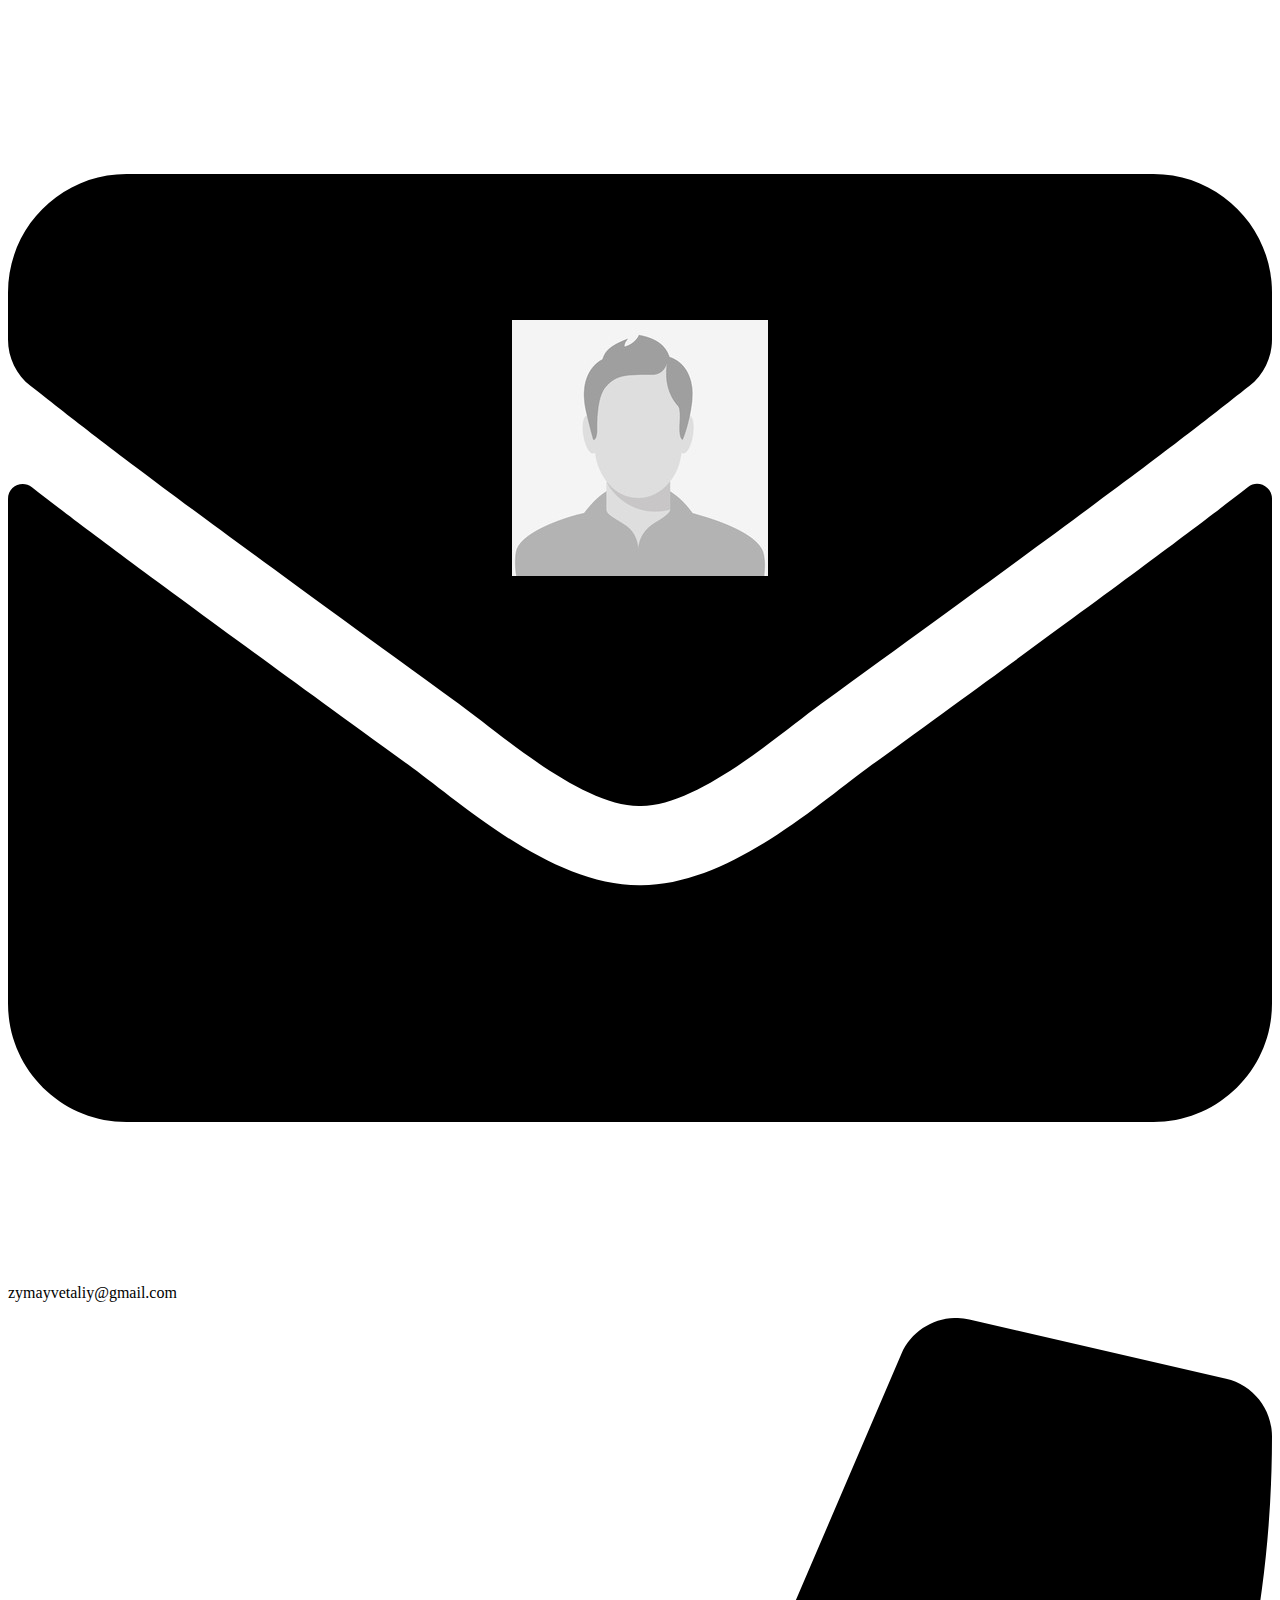
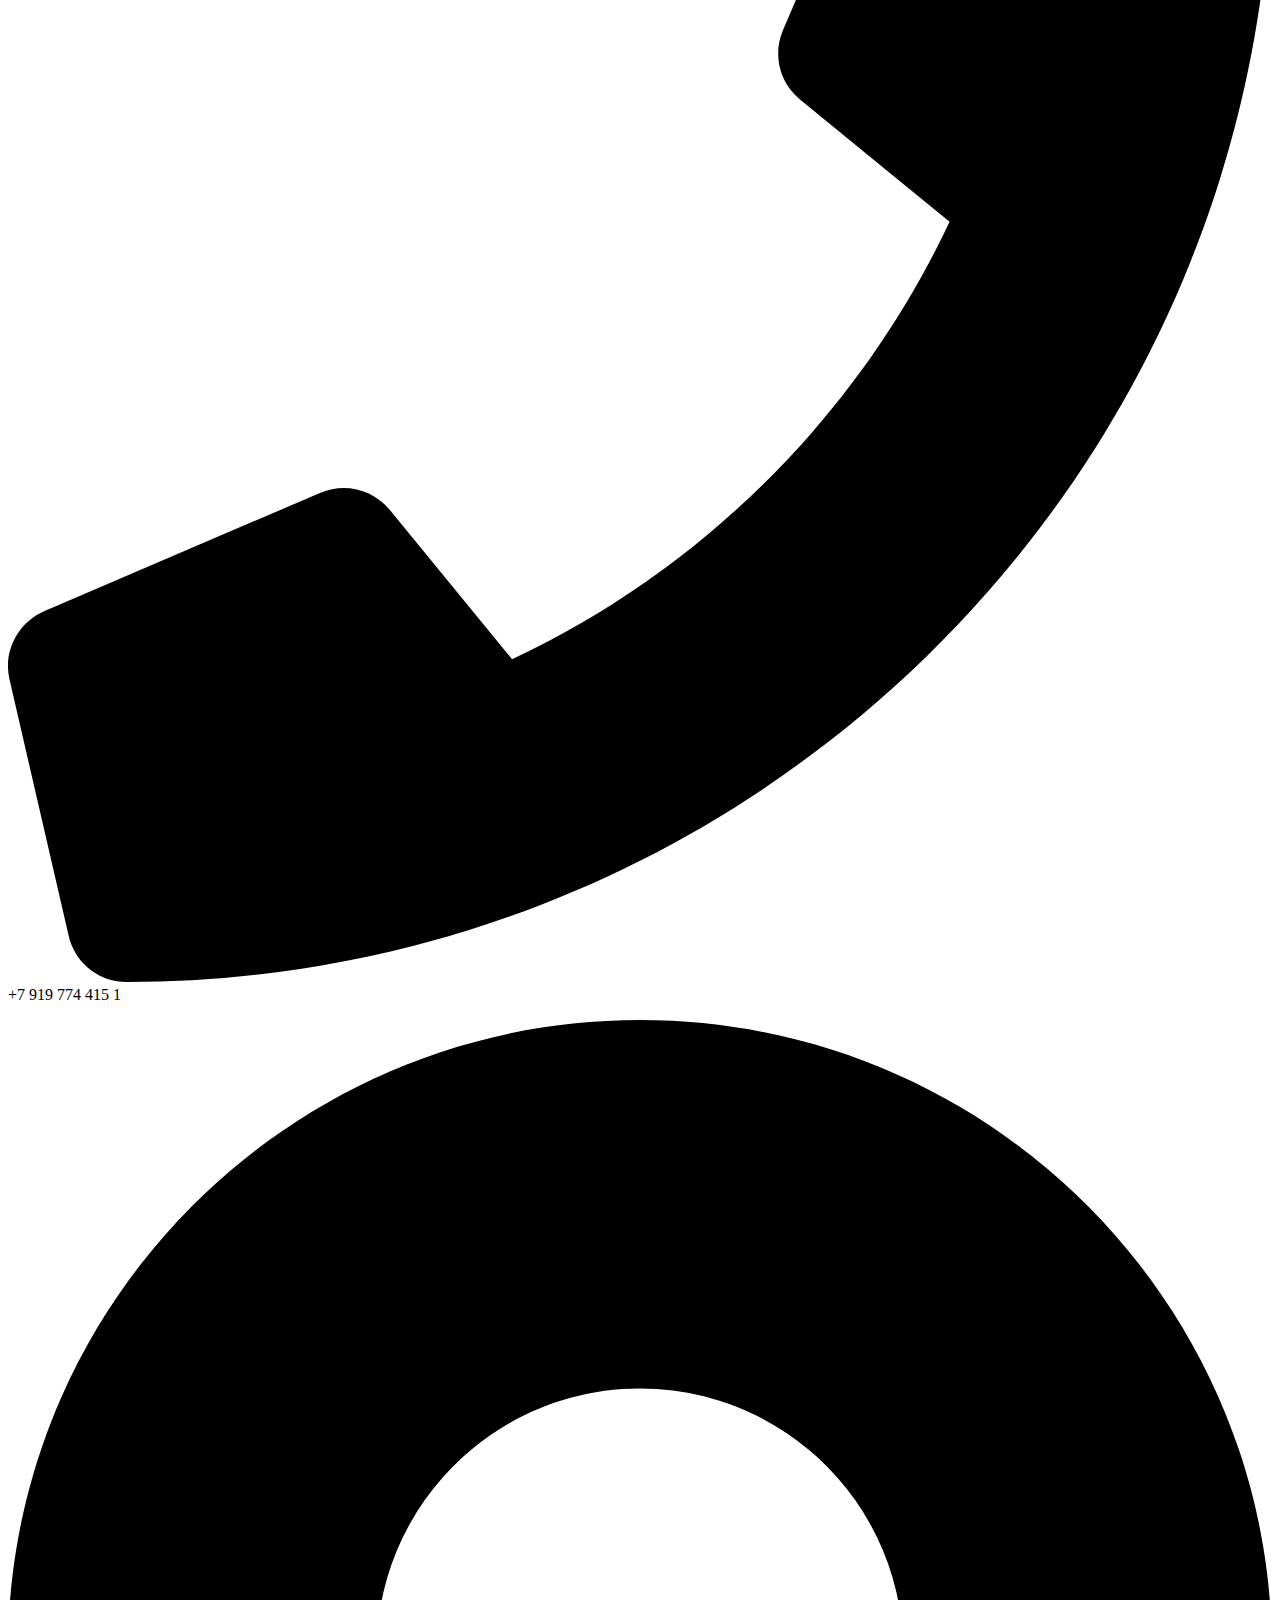
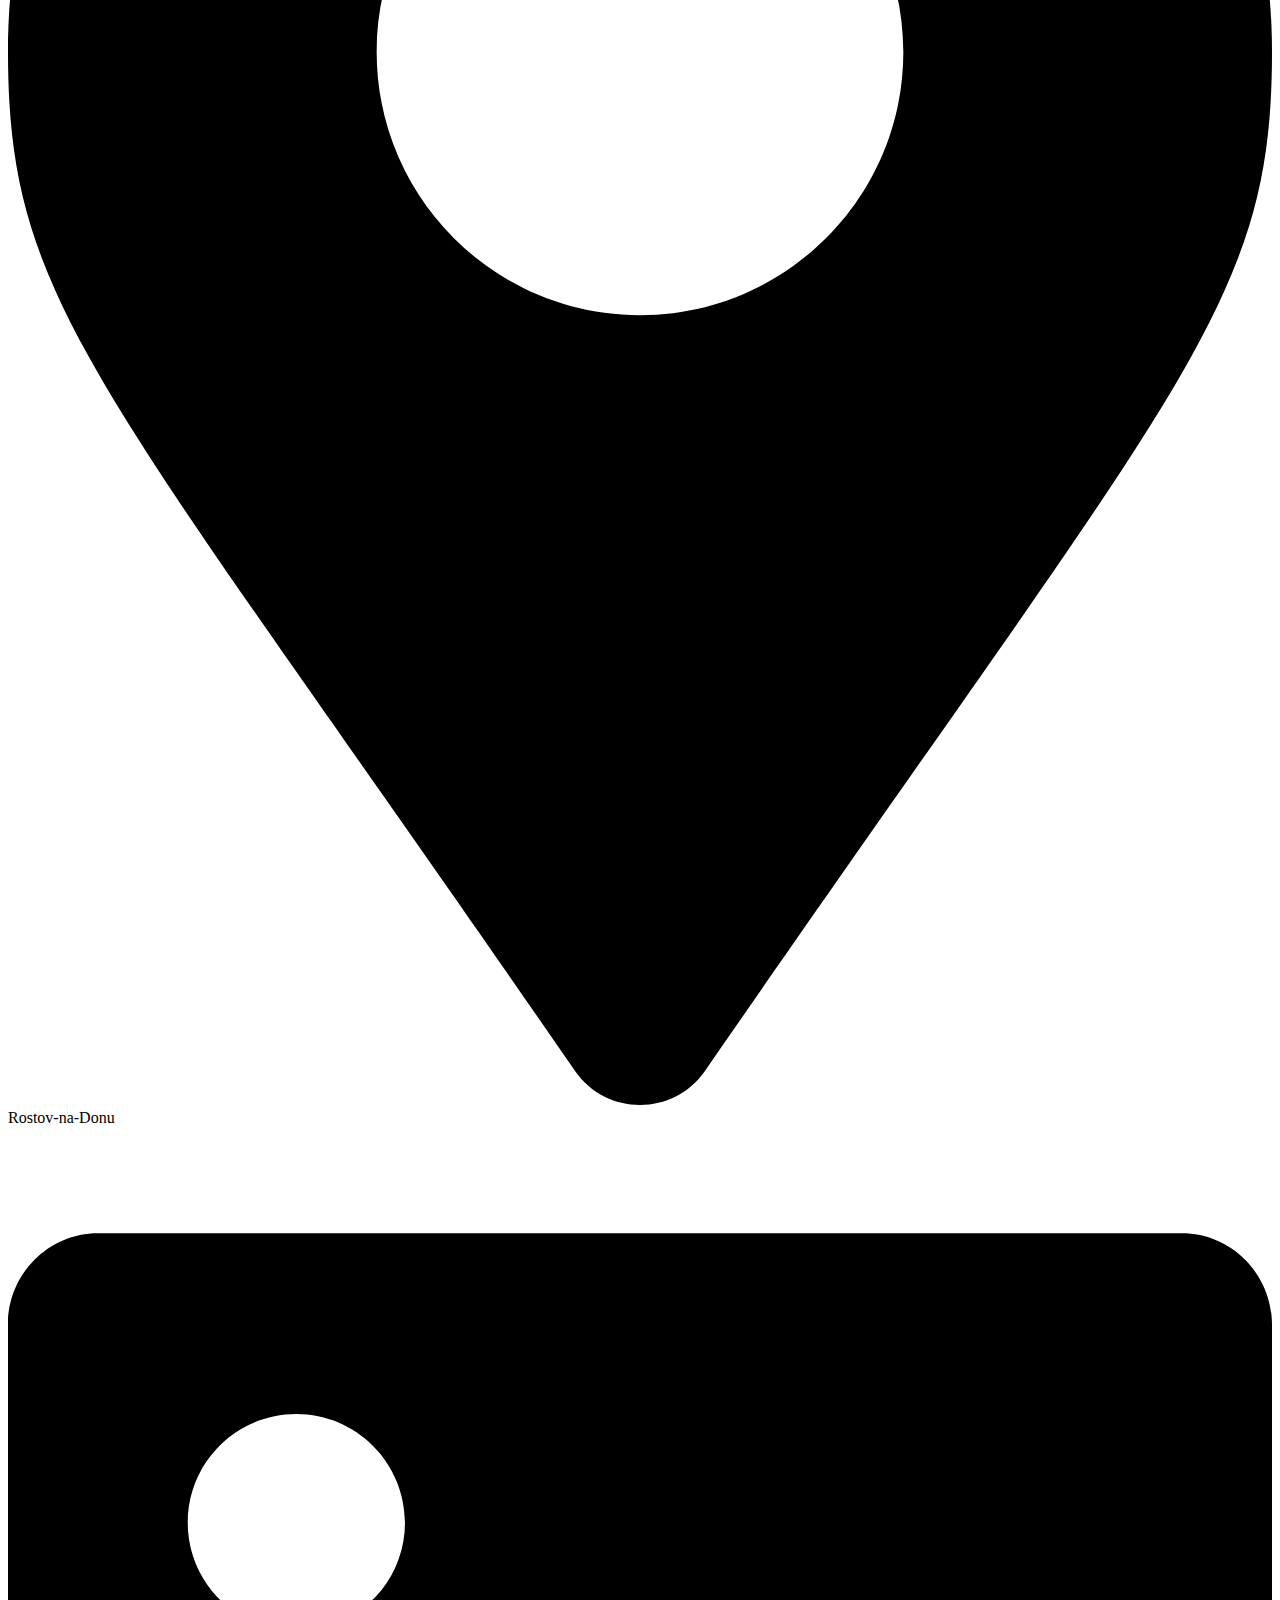
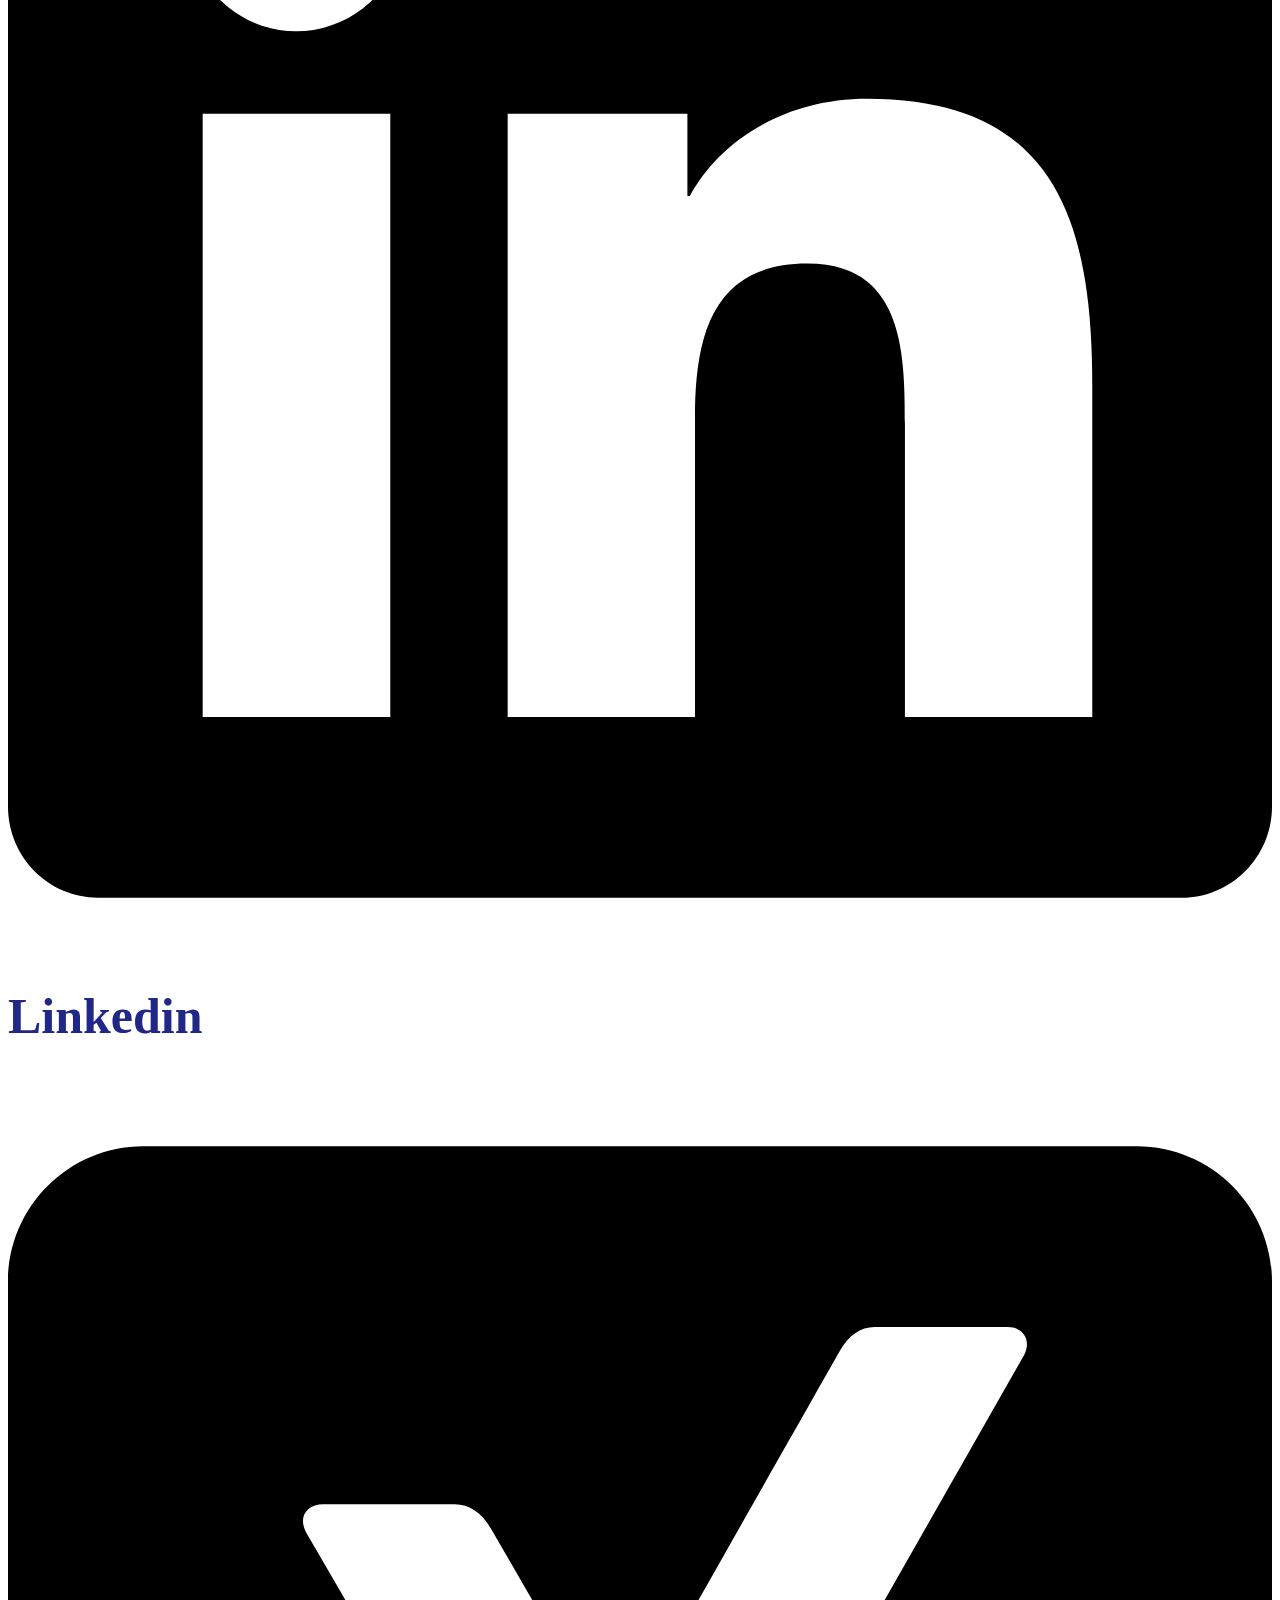
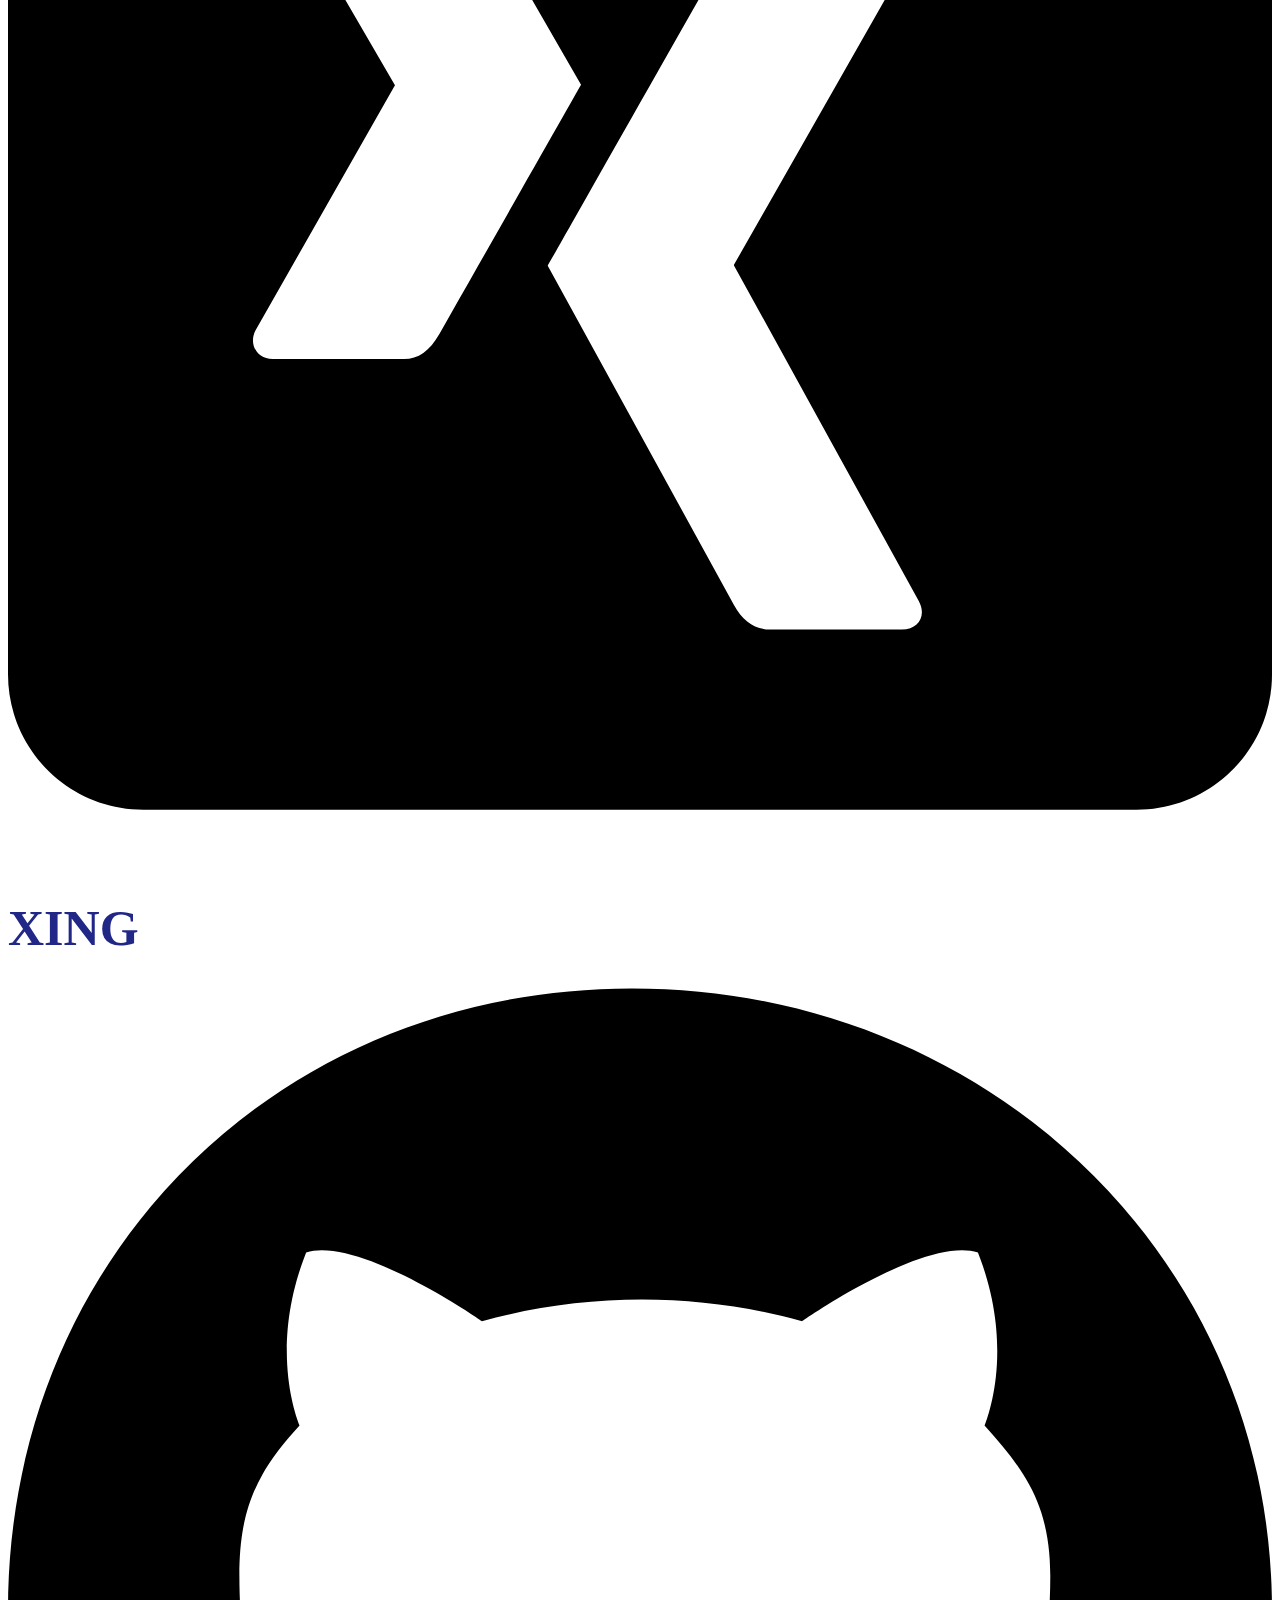
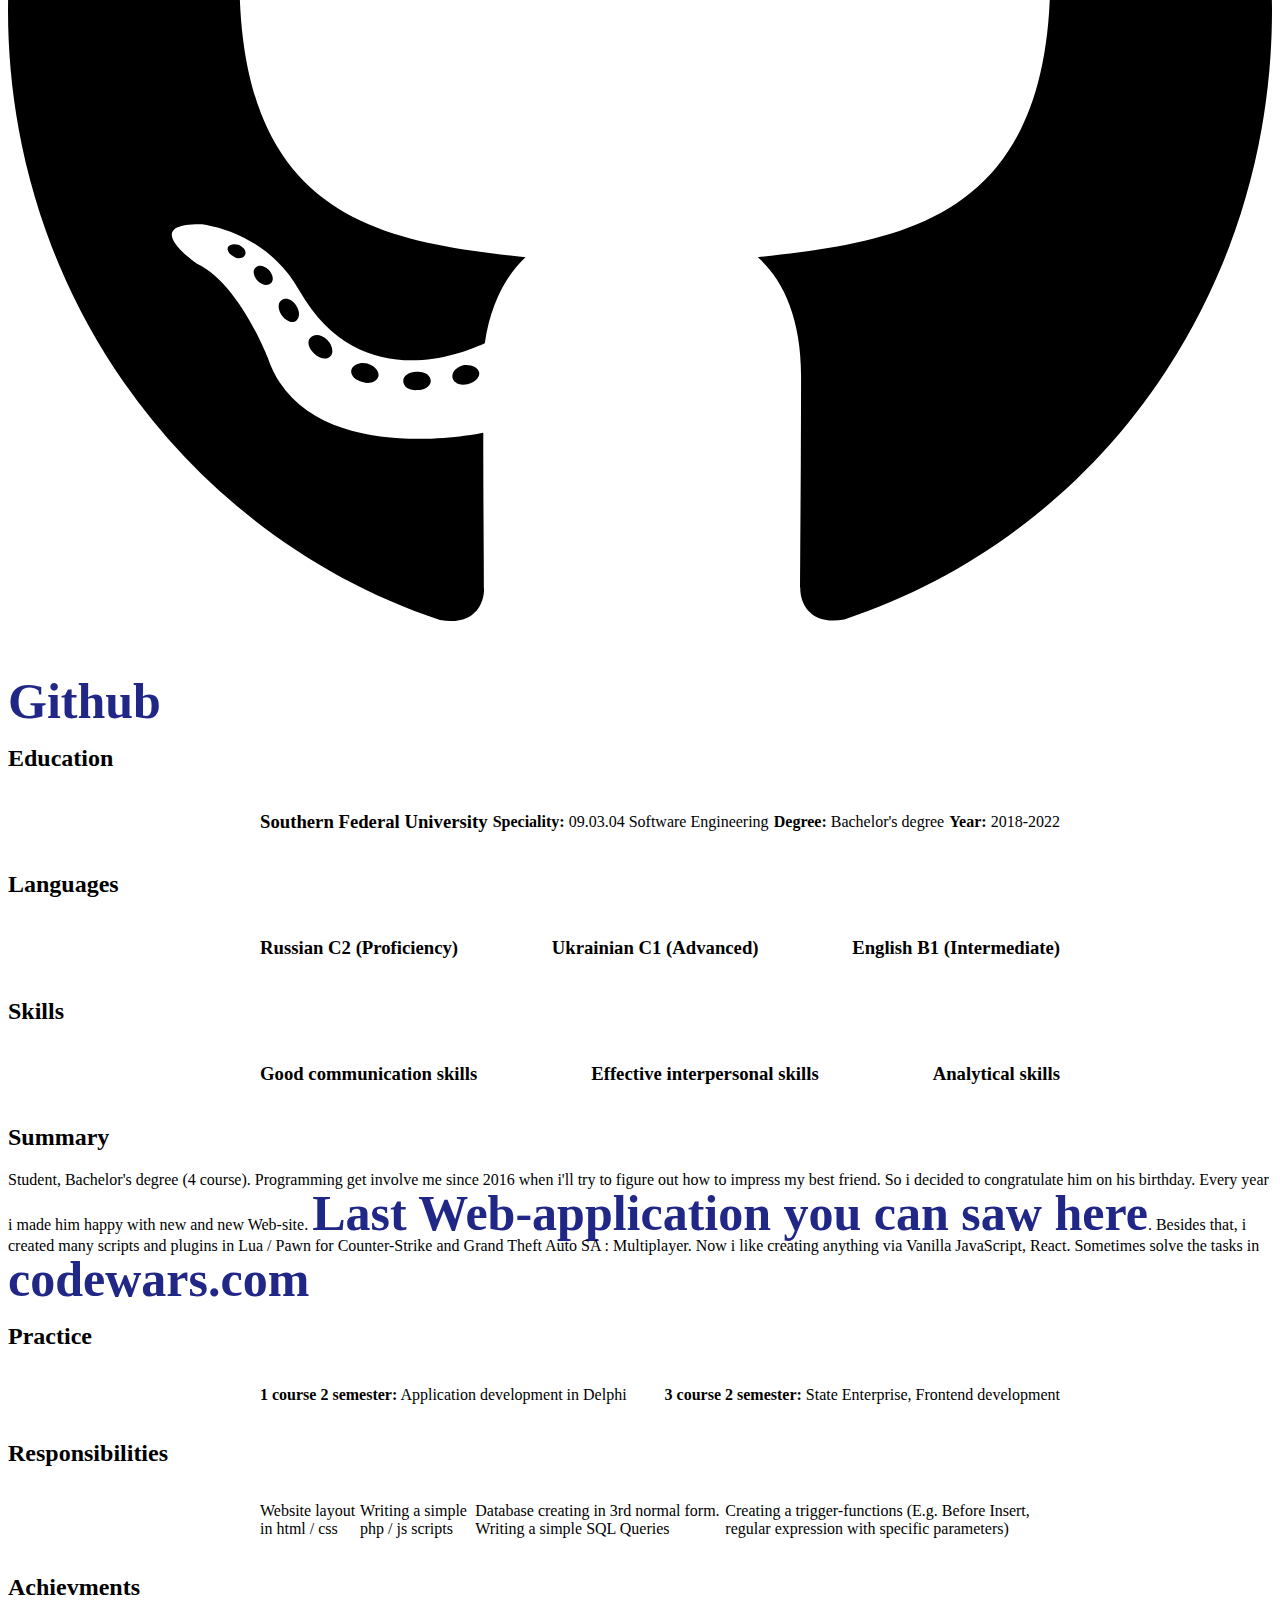
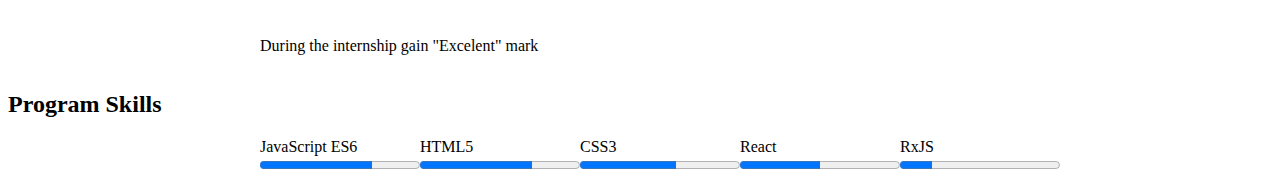
<file: cv.html>
<!DOCTYPE html>
<html lang="eng">
<head>
	<meta charset="utf8">
	<meta name="viewport" content="width=device-width, initial-scale=1.0">
	<title>CV</title>
	<link href="css/index.css" rel="stylesheet">
	<link rel="preconnect" href="https://fonts.googleapis.com">
	<link rel="preconnect" href="https://fonts.gstatic.com" crossorigin>
	<link href="https://fonts.googleapis.com/css2?family=Playfair+Display:ital,wght@1,400;1,500;1,700&display=swap" rel="stylesheet">	
</head>
<body>
	<header class="header">
		<h1>Vitaliy Zumay</h1>
		<p>Trainee/Junior Front-end Developer (React/Angular)</p>
	</header>
	<div class="wrapper">
		<section class="left_container">
		<article class="links">
			<header>
				<img src="img/links/me.jpg" alt="my photo"></img>
			</header>
			<p><img src="img/links/envelope-solid.svg" alt="evenlope"/>zymayvetaliy@gmail.com</p>
			<p><img src="img/links/phone-solid.svg" alt="phone"/>+7 919 774 415 1</p>
			<p><img src="img/links/map-marker-alt-solid.svg" alt="map marker"/>Rostov-na-Donu</p>
			<p><img src="img/links/linkedin-brands.svg" alt="linkedin"/><a href="https://www.linkedin.com/in/vitaliy-zumay-898303230/" target="_blank">Linkedin</a></p>
			<p><img src="img/links/xing-square-brands.svg" alt="xing"/><a href="https://www.xing.com/profile/Vitaliy_Zumay" target="_blank">XING</a></p>
			<p><img src="img/links/github-brands.svg" alt="github"/><a href="https://github.com/BennyXizt" target="_blank">Github</a></p>
		</article>
		<article class="aside">
			<h2>Education</h2>
			<ul>
				<li><h3>Southern Federal University</h3></li>
				<li><p><b>Speciality:</b> 09.03.04 Software Engineering</p></li>
				<li><p><b>Degree:</b> Bachelor's degree</p></li>
				<li><p><b>Year:</b> 2018-2022</p></li>
			</ul>
			
		</article>
		<article class="aside">
			<h2>Languages</h2>
			<ul>
				<li><h3>Russian C2 (Proficiency)</h3></li>
				<li><h3>Ukrainian C1 (Advanced)</h3></li>
				<li><h3>English B1 (Intermediate)</h3></li>
			</ul>
		</article>
		<article class="aside">
			<h2>Skills</h2>
			<ul>
				<li><h3>Good communication skills</h3></li>
				<li><h3>Effective interpersonal skills</h3></li>
				<li><h3>Analytical skills</h3></li>
			</ul>
		</article>
	</section>
	<section class="right_container">
		<article class="summary">
			<h2>Summary</h2>
			<p>Student, Bachelor's degree (4 course). Programming get involve me since 2016 when i'll try to figure out how to impress my best friend.
			So i decided to congratulate him on his birthday. Every year i made him happy with new and new Web-site. <a href="https://www.youtube.com/watch?v=0gJB9pS8BXE">Last Web-application you can saw here</a>.
			Besides that, i created many scripts and plugins in Lua / Pawn for Counter-Strike and Grand Theft Auto SA : Multiplayer. Now i like creating anything via Vanilla JavaScript, React.
			Sometimes solve the tasks in <a href="https://www.codewars.com/users/Benny_Xizt">codewars.com</a></p>
		</article>
		<article class="summary">
			<h2>Practice</h2>
			<ul>
				<li><p><b>1 course 2 semester:</b> Application development in Delphi</p></li>
				<li><p><b>3 course 2 semester:</b> State Enterprise, Frontend development</p></li>
			</ul>
		</article>
		<article class="summary summary_list">
			<h2>Responsibilities</h2>
			<ul>
				<li><p>Website layout in html / css</p></li>
				<li><p>Writing a simple php / js scripts</p></li>
				<li><p>Database creating in 3rd normal form. Writing a simple SQL Queries</p></li>
				<li><p>Creating a trigger-functions (E.g. Before Insert, regular expression with specific parameters)</p></li>
			</ul>
		</article>
		<article class="summary">
			<h2>Achievments</h2>
			<ul>
				<li><p>During the internship gain "Excelent" mark</p></li>
			</ul>
		</article>
		<article class="summary summary_list">
			<h2>Program Skills</h2>
			<ul class="skills">
				<li>
					<label>JavaScript ES6</label>
					<progress max="100" value="70"/> 
				</li>
				<li>
					<label>HTML5</label>
					<progress max="100" value="70"/> 
				</li>
				<li>
					<label>CSS3</label>
					<progress max="100" value="60"/> 
				</li>
				<li>
					<label>React</label>
					<progress max="100" value="50"/> 
				</li>
				<li>
					<label>RxJS</label>
					<progress max="100" value="20"/> 
				</li>
			</ul>
		</article>
	</section>
	</div>
</body>
</html>
</file>
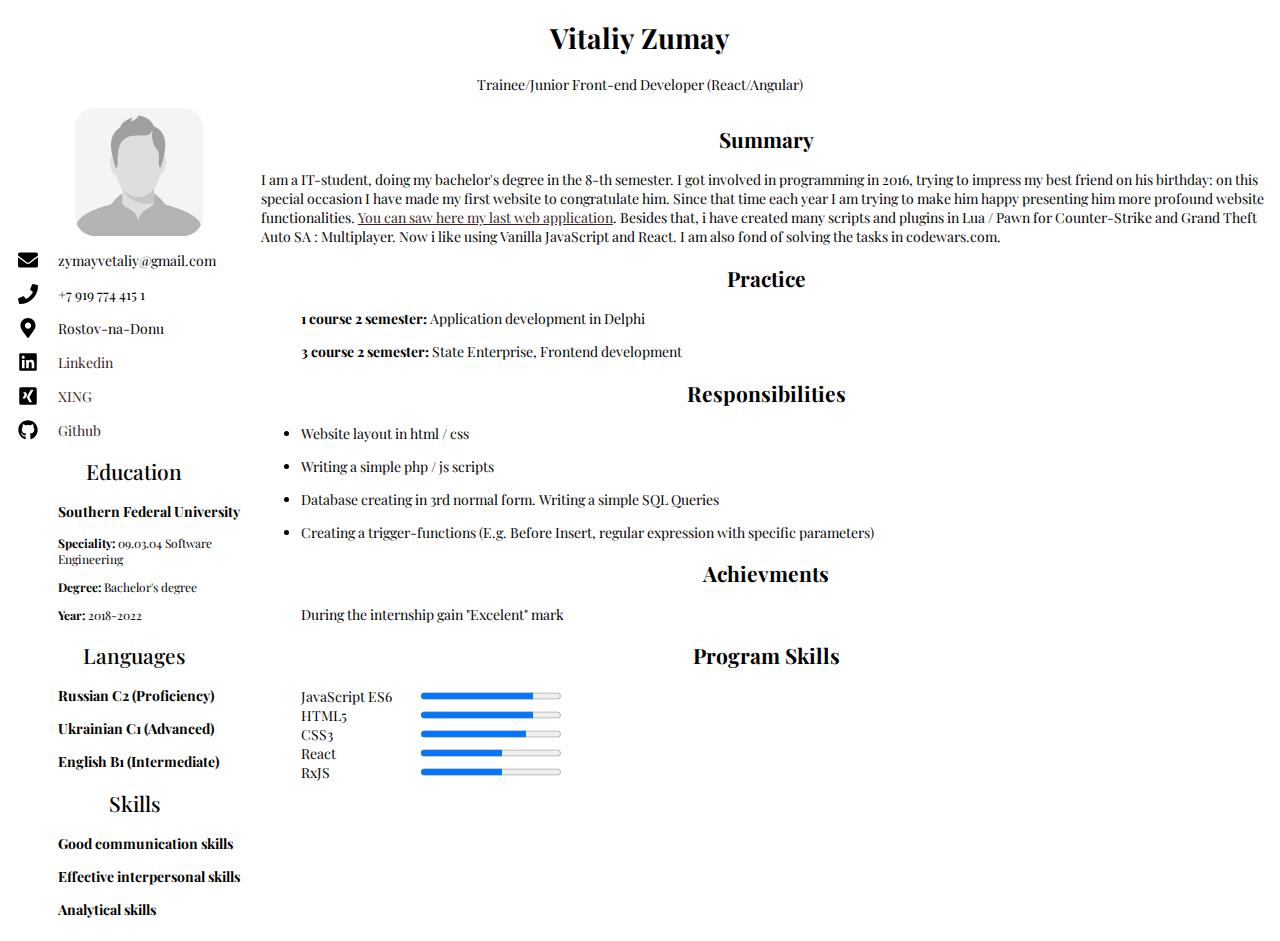
<file: pages/cv-blackwhite.html>
<!DOCTYPE html>
<html lang="eng">
<head>
	<meta charset="utf8">
	<meta name="viewport" content="width=device-width, initial-scale=1.0">
	<title>CV</title>
	<link href="../css/cv-blackwhite.css" rel="stylesheet">
	<link rel="preconnect" href="https://fonts.googleapis.com">
	<link rel="preconnect" href="https://fonts.gstatic.com" crossorigin>
	<link href="https://fonts.googleapis.com/css2?family=Playfair+Display:ital,wght@1,400;1,500;1,700&display=swap" rel="stylesheet">	
</head>
<body>
	<header class="header">
		<h1>Vitaliy Zumay</h1>
		<p>Trainee/Junior Front-end Developer (React/Angular)</p>
	</header>
	<div class="wrapper">
		<section class="left_container">
		<article class="links">
			<header>
				<img src="../img/links/me.jpg" alt="my photo"></img>
			</header>
			<p><img src="../img/links/envelope-solid.svg" alt="evenlope"/>zymayvetaliy@gmail.com</p>
			<p><img src="../img/links/phone-solid.svg" alt="phone"/>+7 919 774 415 1</p>
			<p><img src="../img/links/map-marker-alt-solid.svg" alt="map marker"/>Rostov-na-Donu</p>
			<p><img src="../img/links/linkedin-brands.svg" alt="linkedin"/><a href="https://www.linkedin.com/in/vitaliy-zumay-898303230/" target="_blank">Linkedin</a></p>
			<p><img src="../img/links/xing-square-brands.svg" alt="xing"/><a href="https://www.xing.com/profile/Vitaliy_Zumay" target="_blank">XING</a></p>
			<p><img src="../img/links/github-brands.svg" alt="github"/><a href="https://github.com/BennyXizt" target="_blank">Github</a></p>
		</article>
		<article class="aside">
			<h2>Education</h2>
			<ul>
				<li><h3>Southern Federal University</h3></li>
				<li><p><b>Speciality:</b> 09.03.04 Software Engineering</p></li>
				<li><p><b>Degree:</b> Bachelor's degree</p></li>
				<li><p><b>Year:</b> 2018-2022</p></li>
			</ul>
			
		</article>
		<article class="aside">
			<h2>Languages</h2>
			<ul>
				<li><h3>Russian C2 (Proficiency)</h3></li>
				<li><h3>Ukrainian C1 (Advanced)</h3></li>
				<li><h3>English B1 (Intermediate)</h3></li>
			</ul>
		</article>
		<article class="aside">
			<h2>Skills</h2>
			<ul>
				<li><h3>Good communication skills</h3></li>
				<li><h3>Effective interpersonal skills</h3></li>
				<li><h3>Analytical skills</h3></li>
			</ul>
		</article>
	</section>
	<section class="right_container">
		<article class="summary">
			<h2>Summary</h2>
			<p>I am a IT-student, doing my bachelor's degree in the 8-th semester. I got involved in programming in 2016, trying to impress my best friend on his birthday: on this special occasion I have made my first website to congratulate him.
			Since that time each year I am trying to make him happy presenting him more profound website functionalities.  <a href="https://www.youtube.com/watch?v=0gJB9pS8BXE">You can saw here my last web application</a>.
		    Besides that, i have created many scripts and plugins in Lua / Pawn for Counter-Strike and Grand Theft Auto SA : Multiplayer. Now i like using Vanilla JavaScript and React.
			I am also fond of solving the tasks in <a href="https://www.codewars.com/users/Benny_Xizt"></a>codewars.com.</a></p>
		</article>
		<article class="summary">
			<h2>Practice</h2>
			<ul>
				<li><p><b>1 course 2 semester:</b> Application development in Delphi</p></li>
				<li><p><b>3 course 2 semester:</b> State Enterprise, Frontend development</p></li>
			</ul>
		</article>
		<article class="summary summary_list">
			<h2>Responsibilities</h2>
			<ul>
				<li><p>Website layout in html / css</p></li>
				<li><p>Writing a simple php / js scripts</p></li>
				<li><p>Database creating in 3rd normal form. Writing a simple SQL Queries</p></li>
				<li><p>Creating a trigger-functions (E.g. Before Insert, regular expression with specific parameters)</p></li>
			</ul>
		</article>
		<article class="summary">
			<h2>Achievments</h2>
			<ul>
				<li><p>During the internship gain "Excelent" mark</p></li>
			</ul>
		</article>
		<article class="summary summary_list">
			<h2>Program Skills</h2>
			<ul class="skills">
				<li>
					<label>JavaScript ES6</label>
					<progress max="100" value="80"/> 
				</li>
				<li>
					<label>HTML5</label>
					<progress max="100" value="80"/> 
				</li>
				<li>
					<label>CSS3</label>
					<progress max="100" value="75"/> 
				</li>
				<li>
					<label>React</label>
					<progress max="100" value="58"/> 
				</li>
				<li>
					<label>RxJS</label>
					<progress max="100" value="58"/> 
				</li>
			</ul>
		</article>
	</section>
	</div>
</body>
</html>
</file>
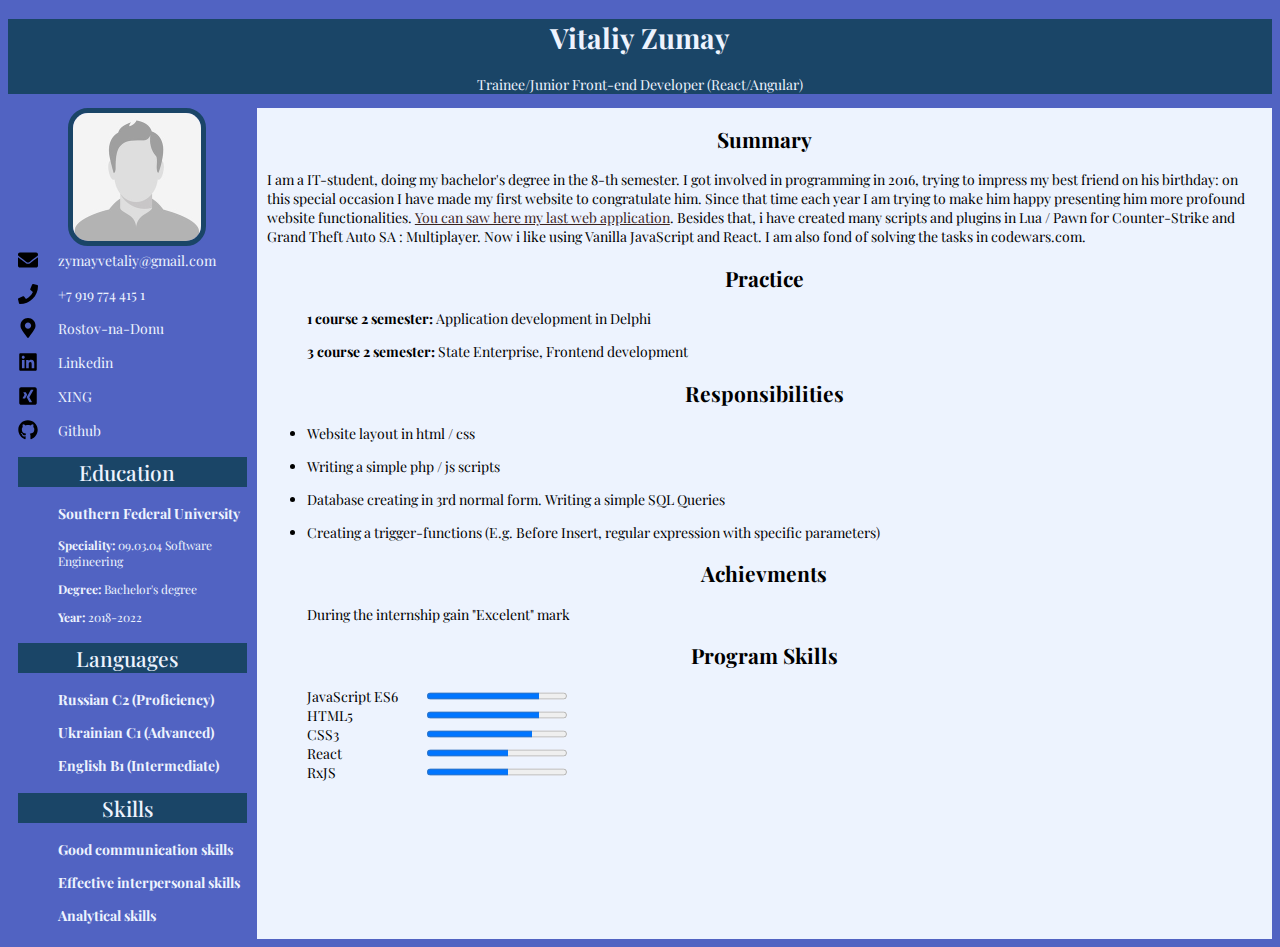
<file: pages/cv-colored.html>
<!DOCTYPE html>
<html lang="eng">
<head>
	<meta charset="utf8">
	<meta name="viewport" content="width=device-width, initial-scale=1.0">
	<title>CV</title>
	<link href="../css/cv-colored.css" rel="stylesheet">
	<link rel="preconnect" href="https://fonts.googleapis.com">
	<link rel="preconnect" href="https://fonts.gstatic.com" crossorigin>
	<link href="https://fonts.googleapis.com/css2?family=Playfair+Display:ital,wght@1,400;1,500;1,700&display=swap" rel="stylesheet">	
</head>
<body>
	<header class="header">
		<h1>Vitaliy Zumay</h1>
		<p>Trainee/Junior Front-end Developer (React/Angular)</p>
	</header>
	<div class="wrapper">
		<section class="left_container">
		<article class="links">
			<header>
				<img src="../img/links/me.jpg" alt="my photo"></img>
			</header>
			<p><img src="../img/links/envelope-solid.svg" alt="evenlope"/>zymayvetaliy@gmail.com</p>
			<p><img src="../img/links/phone-solid.svg" alt="phone"/>+7 919 774 415 1</p>
			<p><img src="../img/links/map-marker-alt-solid.svg" alt="map marker"/>Rostov-na-Donu</p>
			<p><img src="../img/links/linkedin-brands.svg" alt="linkedin"/><a href="https://www.linkedin.com/in/vitaliy-zumay-898303230/" target="_blank">Linkedin</a></p>
			<p><img src="../img/links/xing-square-brands.svg" alt="xing"/><a href="https://www.xing.com/profile/Vitaliy_Zumay" target="_blank">XING</a></p>
			<p><img src="../img/links/github-brands.svg" alt="github"/><a href="https://github.com/BennyXizt" target="_blank">Github</a></p>
		</article>
		<article class="aside">
			<h2>Education</h2>
			<ul>
				<li><h3>Southern Federal University</h3></li>
				<li><p><b>Speciality:</b> 09.03.04 Software Engineering</p></li>
				<li><p><b>Degree:</b> Bachelor's degree</p></li>
				<li><p><b>Year:</b> 2018-2022</p></li>
			</ul>
			
		</article>
		<article class="aside">
			<h2>Languages</h2>
			<ul>
				<li><h3>Russian C2 (Proficiency)</h3></li>
				<li><h3>Ukrainian C1 (Advanced)</h3></li>
				<li><h3>English B1 (Intermediate)</h3></li>
			</ul>
		</article>
		<article class="aside">
			<h2>Skills</h2>
			<ul>
				<li><h3>Good communication skills</h3></li>
				<li><h3>Effective interpersonal skills</h3></li>
				<li><h3>Analytical skills</h3></li>
			</ul>
		</article>
	</section>
	<section class="right_container">
		<article class="summary">
			<h2>Summary</h2>
			<p>I am a IT-student, doing my bachelor's degree in the 8-th semester. I got involved in programming in 2016, trying to impress my best friend on his birthday: on this special occasion I have made my first website to congratulate him.
		 Since that time each year I am trying to make him happy presenting him more profound website functionalities.  <a href="https://www.youtube.com/watch?v=0gJB9pS8BXE">You can saw here my last web application</a>.
		  Besides that, i have created many scripts and plugins in Lua / Pawn for Counter-Strike and Grand Theft Auto SA : Multiplayer. Now i like using Vanilla JavaScript and React.
		   I am also fond of solving the tasks in <a href="https://www.codewars.com/users/Benny_Xizt"></a>codewars.com.</a></p>
		</article>
		<article class="summary">
			<h2>Practice</h2>
			<ul>
				<li><p><b>1 course 2 semester:</b> Application development in Delphi</p></li>
				<li><p><b>3 course 2 semester:</b> State Enterprise, Frontend development</p></li>
			</ul>
		</article>
		<article class="summary summary_list">
			<h2>Responsibilities</h2>
			<ul>
				<li><p>Website layout in html / css</p></li>
				<li><p>Writing a simple php / js scripts</p></li>
				<li><p>Database creating in 3rd normal form. Writing a simple SQL Queries</p></li>
				<li><p>Creating a trigger-functions (E.g. Before Insert, regular expression with specific parameters)</p></li>
			</ul>
		</article>
		<article class="summary">
			<h2>Achievments</h2>
			<ul>
				<li><p>During the internship gain "Excelent" mark</p></li>
			</ul>
		</article>
		<article class="summary summary_list">
			<h2>Program Skills</h2>
			<ul class="skills">
				<li>
					<label>JavaScript ES6</label>
					<progress max="100" value="80"/> 
				</li>
				<li>
					<label>HTML5</label>
					<progress max="100" value="80"/> 
				</li>
				<li>
					<label>CSS3</label>
					<progress max="100" value="75"/> 
				</li>
				<li>
					<label>React</label>
					<progress max="100" value="58"/> 
				</li>
				<li>
					<label>RxJS</label>
					<progress max="100" value="58"/> 
				</li>
			</ul>
		</article>
	</section>
	</div>
</body>
</html>
</file>
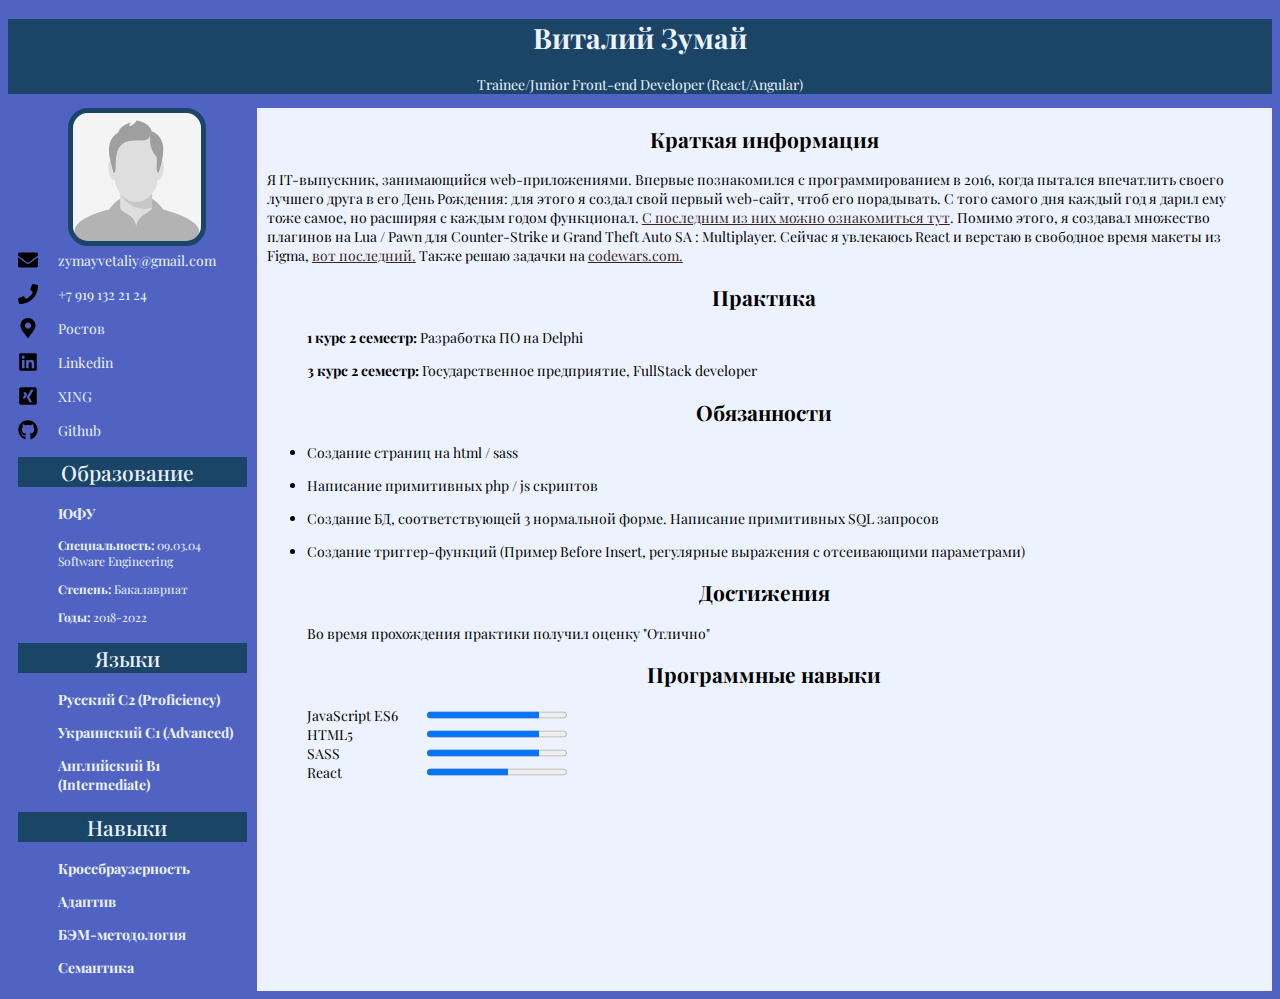
<file: pages/russian.html>
<!DOCTYPE html>
<html lang="eng">
<head>
	<meta charset="utf8">
	<meta name="viewport" content="width=device-width, initial-scale=1.0">
	<title>CV</title>
	<link href="../css/cv-colored.css" rel="stylesheet">
	<link rel="preconnect" href="https://fonts.googleapis.com">
	<link rel="preconnect" href="https://fonts.gstatic.com" crossorigin>
	<link href="https://fonts.googleapis.com/css2?family=Playfair+Display:ital,wght@1,400;1,500;1,700&display=swap" rel="stylesheet">	
</head>
<body>
	<header class="header">
		<h1>Виталий Зумай</h1>
		<p>Trainee/Junior Front-end Developer (React/Angular)</p>
	</header>
	<div class="wrapper">
		<section class="left_container">
		<article class="links">
			<header>
				<img src="../img/links/me.jpg" alt="my photo"></img>
			</header>
			<p><img src="../img/links/envelope-solid.svg" alt="evenlope"/>zymayvetaliy@gmail.com</p>
			<p><img src="../img/links/phone-solid.svg" alt="phone"/>+7 919 132 21 24</p>
			<p><img src="../img/links/map-marker-alt-solid.svg" alt="map marker"/>Ростов</p>
			<p><img src="../img/links/linkedin-brands.svg" alt="linkedin"/><a href="https://www.linkedin.com/in/vitaliy-zumay-898303230/" target="_blank">Linkedin</a></p>
			<p><img src="../img/links/xing-square-brands.svg" alt="xing"/><a href="https://www.xing.com/profile/Vitaliy_Zumay" target="_blank">XING</a></p>
			<p><img src="../img/links/github-brands.svg" alt="github"/><a href="https://github.com/BennyXizt" target="_blank">Github</a></p>
		</article>
		<article class="aside">
			<h2>Образование</h2>
			<ul>
				<li><h3>ЮФУ</h3></li>
				<li><p><b>Специальность:</b> 09.03.04 Software Engineering</p></li>
				<li><p><b>Степень:</b> Бакалавриат</p></li>
				<li><p><b>Годы:</b> 2018-2022</p></li>
			</ul>
			
		</article>
		<article class="aside">
			<h2>Языки</h2>
			<ul>
				<li><h3>Русский C2 (Proficiency)</h3></li>
				<li><h3>Украинский C1 (Advanced)</h3></li>
				<li><h3>Английский B1 (Intermediate)</h3></li>
			</ul>
		</article>
		<article class="aside">
			<h2>Навыки</h2>
			<ul>
				<li><h3>Кроссбраузерность</h3></li>
				<li><h3>Адаптив</h3></li>
				<li><h3>БЭМ-методология</h3></li>
                <li><h3>Семантика</h3></li>
			</ul>
		</article>
	</section>
	<section class="right_container">
		<article class="summary">
			<h2>Краткая информация</h2>
			<p>Я IT-выпускник, занимающийся web-приложениями. Впервые познакомился с программированием в 2016, когда пытался впечатлить своего лучшего друга в его День Рождения: для этого я создал свой первый web-сайт, чтоб его порадывать.
		 С того самого дня каждый год я дарил ему тоже самое, но расширяя с каждым годом функционал.  <a href="https://www.youtube.com/watch?v=0gJB9pS8BXE">С последним из них можно ознакомиться тут</a>.
		  Помимо этого, я создавал множество плагинов на Lua / Pawn для Counter-Strike и Grand Theft Auto SA : Multiplayer. Сейчас я увлекаюсь React и верстаю в свободное время макеты из Figma, <a href="https://bennyxizt.github.io/figma-landing-page-brello-2022/">вот последний.</a>
		   Также решаю задачки на <a href="https://www.codewars.com/users/Benny_Xizt">codewars.com.</a></p>
		</article>
		<article class="summary">
			<h2>Практика</h2>
			<ul>
				<li><p><b>1 курс 2 семестр:</b> Разработка ПО на Delphi</p></li>
				<li><p><b>3 курс 2 семестр:</b> Государственное предприятие, FullStack developer</p></li>
			</ul>
		</article>
		<article class="summary summary_list">
			<h2>Обязанности</h2>
			<ul>
				<li><p>Создание страниц на html / sass</p></li>
				<li><p>Написание примитивных php / js скриптов</p></li>
				<li><p>Создание БД, соответствующей 3 нормальной форме. Написание примитивных SQL запросов</p></li>
				<li><p>Создание триггер-функций (Пример Before Insert, регулярные выражения с отсеивающими параметрами)</p></li>
			</ul>
		</article>
		<article class="summary">
			<h2>Достижения</h2>
			<ul>
				<li><p>Во время прохождения практики получил оценку "Отлично"</p></li>
			</ul>
		</article>
		<article class="summary summary_list">
			<h2>Программные навыки</h2>
			<ul class="skills">
				<li>
					<label>JavaScript ES6</label>
					<progress max="100" value="80"/> 
				</li>
				<li>
					<label>HTML5</label>
					<progress max="100" value="80"/> 
				</li>
				<li>
					<label>SASS</label>
					<progress max="100" value="80"/> 
				</li>
				<li>
					<label>React</label>
					<progress max="100" value="58"/> 
				</li>
			</ul>
		</article>
	</section>
	</div>
</body>
</html>
</file>
<file: css/index.css>
header {
	position: absolute;
	top: 50%;
	left: 50%;
	 transform: translate(-50%,-50%);
}
ul {
	display: flex;
	justify-content: space-between;
	align-items: center;
	list-style: none;
	width: 800px;
	margin: 0 auto;
}
a {
	text-decoration: none;
	color: #212786;
	font-weight: 700;
	font-size: 50px;
	line-height: 48px;
}
a:hover {
	text-decoration: underline;
	color: #d7d7d7;
}
</file>
<file: css/cv-blackwhite.css>
body {
	font-family: 'Playfair Display', serif;
	font-weight: 400;
	font-size: 14px;
}
a {
	text-decoration: none;
	color: #3b241e;
}
ul {
	list-style-type: none;
}
.header {
	text-align: center;
}
.wrapper {
	display: flex;
}
.wrapper > .left_container {
	flex: 0 1 20%;
}
.wrapper > .right_container {
	flex: 0 1 80%;
}
.links,
.aside {
	padding-left: 10px;
}
.links  header {
	width: 128px;
	height: 128px;
	margin: 0 auto;
}
.links header > img {
	border-radius: 20px;
	width: 128px;
	height: 128px;
	box-sizing: content-box;
}
.links p  {
	display: flex;
	align-items: end;
}
.links p > img {
	width: 20px;
	height: 20px;
	margin-right: 20px;
}
.aside h2 {
	text-align: center;
	padding-right: 10px;
	font-weight: 500;
}
.aside ul > li {
	font-size: 12px;
}
.summary  h2 {
	text-align: center;
}
.summary p > a {
	text-decoration: underline;
}
.summary_list  ul {
	list-style: disc;
}
.skills  li  {
	display: flex;
	align-items: center;
	justify-content: space-between;
	width: 260px;
}
</file>
<file: css/cv-colored.css>
body {
	font-family: 'Playfair Display', serif;
	font-weight: 400;
	font-size: 14px;
}
a {
	text-decoration: none;
	color: #3b241e;
}
@media print {
    body {
		background-color: #1a4567;
		-webkit-print-color-adjust: exact; 
	}
}
 body {
		//background-color: #1a4567;
		background-color: #5163c2;
		
		-webkit-print-color-adjust: exact; 
	}
	.right_container {
		background-color: #edf3fe;
		padding: 0 10px;
	}
	.left_container {
		color: #edf3fe;
	}
	.header {
		//background-color: #5163c2;
		background-color: #1a4567;
		color: #edf3fe;
	}
	.links header > img {
		border: 5px solid #1a4567;
	}
	.links a {
		color: #edf3fe;
	}
	.aside h2 {
		background-color: #1a4567;
		padding: 1px 0;
	}
	

ul {
	list-style-type: none;
}
.header {
	text-align: center;
}
.wrapper {
	display: flex;
}
.wrapper > .left_container {
	flex: 0 1 20%;
}
.wrapper > .right_container {
	flex: 0 1 80%;
}
.links,
.aside {
	padding: 0 10px;
}
.links  header {
	width: 128px;
	height: 128px;
	margin: 0 auto;
}
.links header > img {
	border-radius: 20px;
	width: 128px;
	height: 128px;
	box-sizing: content-box;
}
.links p  {
	display: flex;
	align-items: end;
}
.links p > img {
	width: 20px;
	height: 20px;
	margin-right: 20px;
}
.aside h2 {
	text-align: center;
	padding-right: 10px;
	font-weight: 500;
}
.aside ul > li {
	font-size: 12px;
}
.summary  h2 {
	text-align: center;
}
.summary p > a {
	text-decoration: underline;
}
.summary_list  ul {
	list-style: disc;
}
.skills  li  {
	display: flex;
	align-items: center;
	justify-content: space-between;
	width: 260px;
}
</file>
